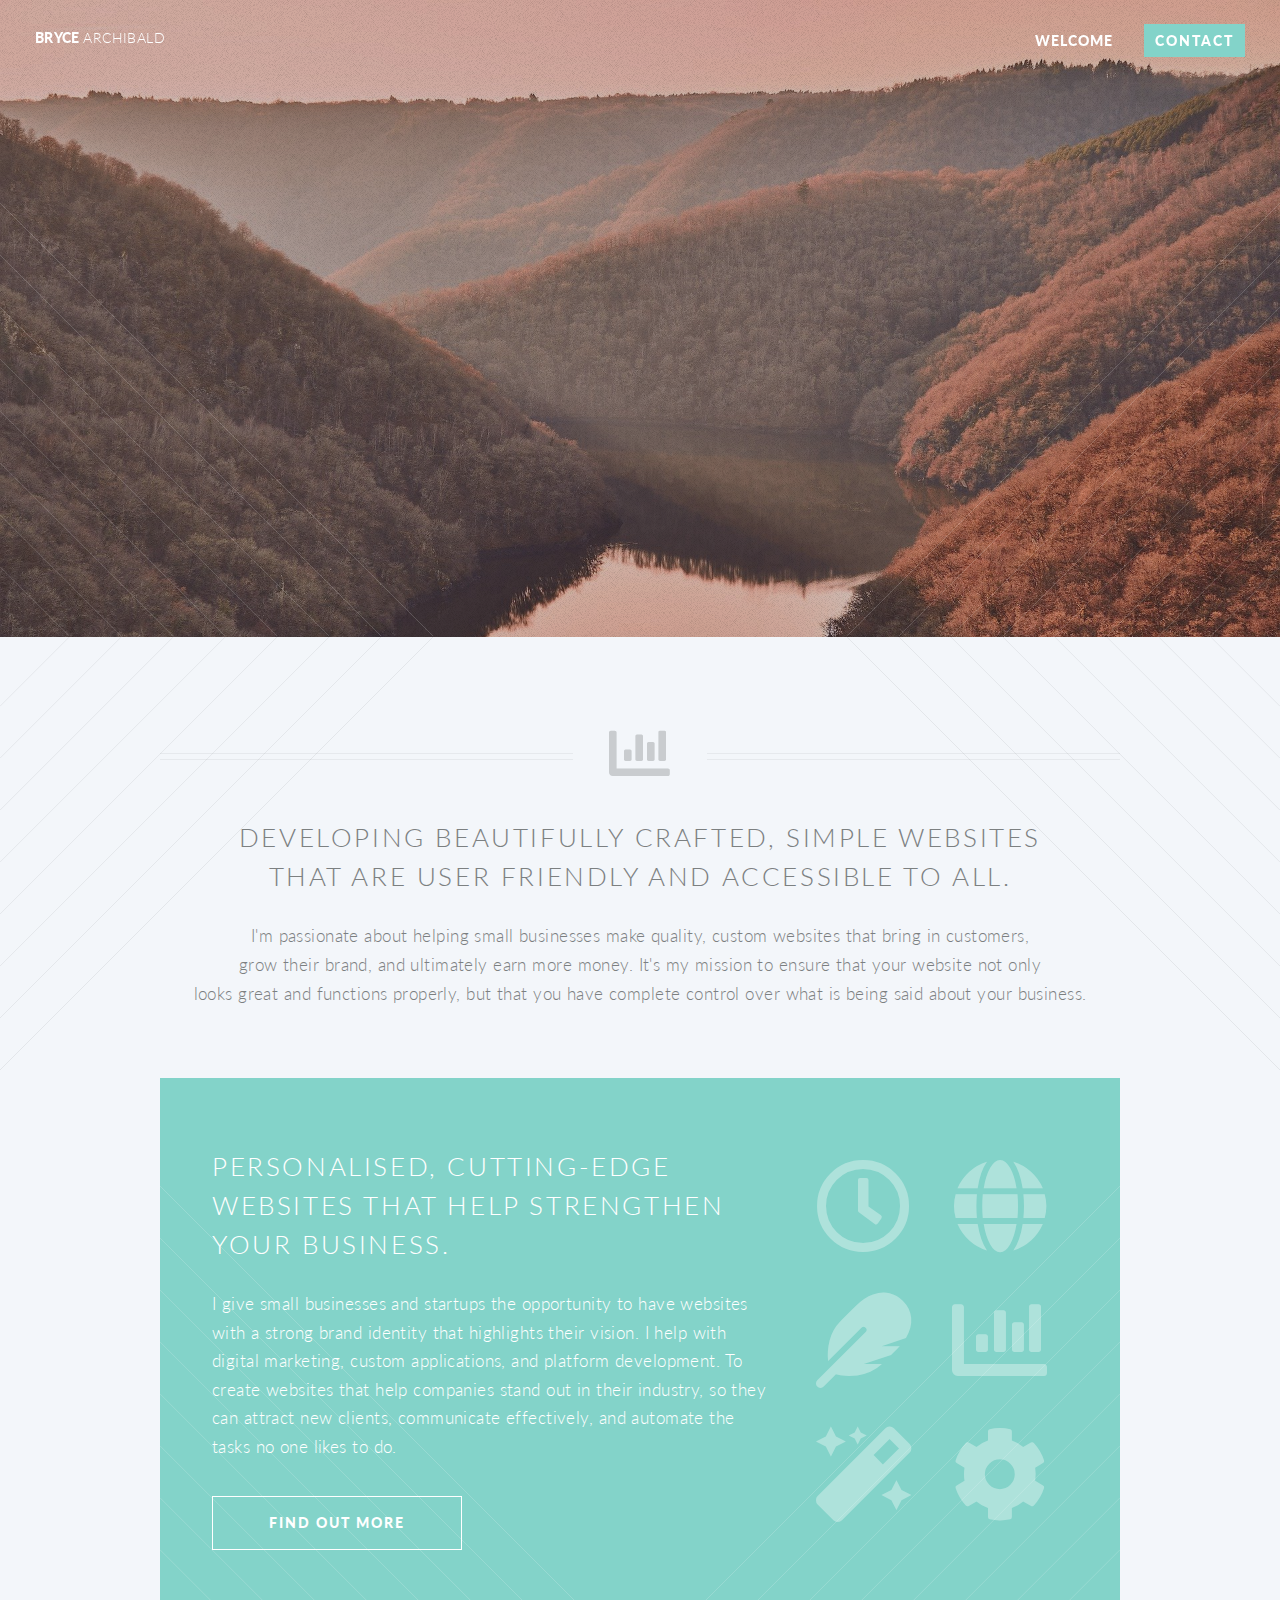
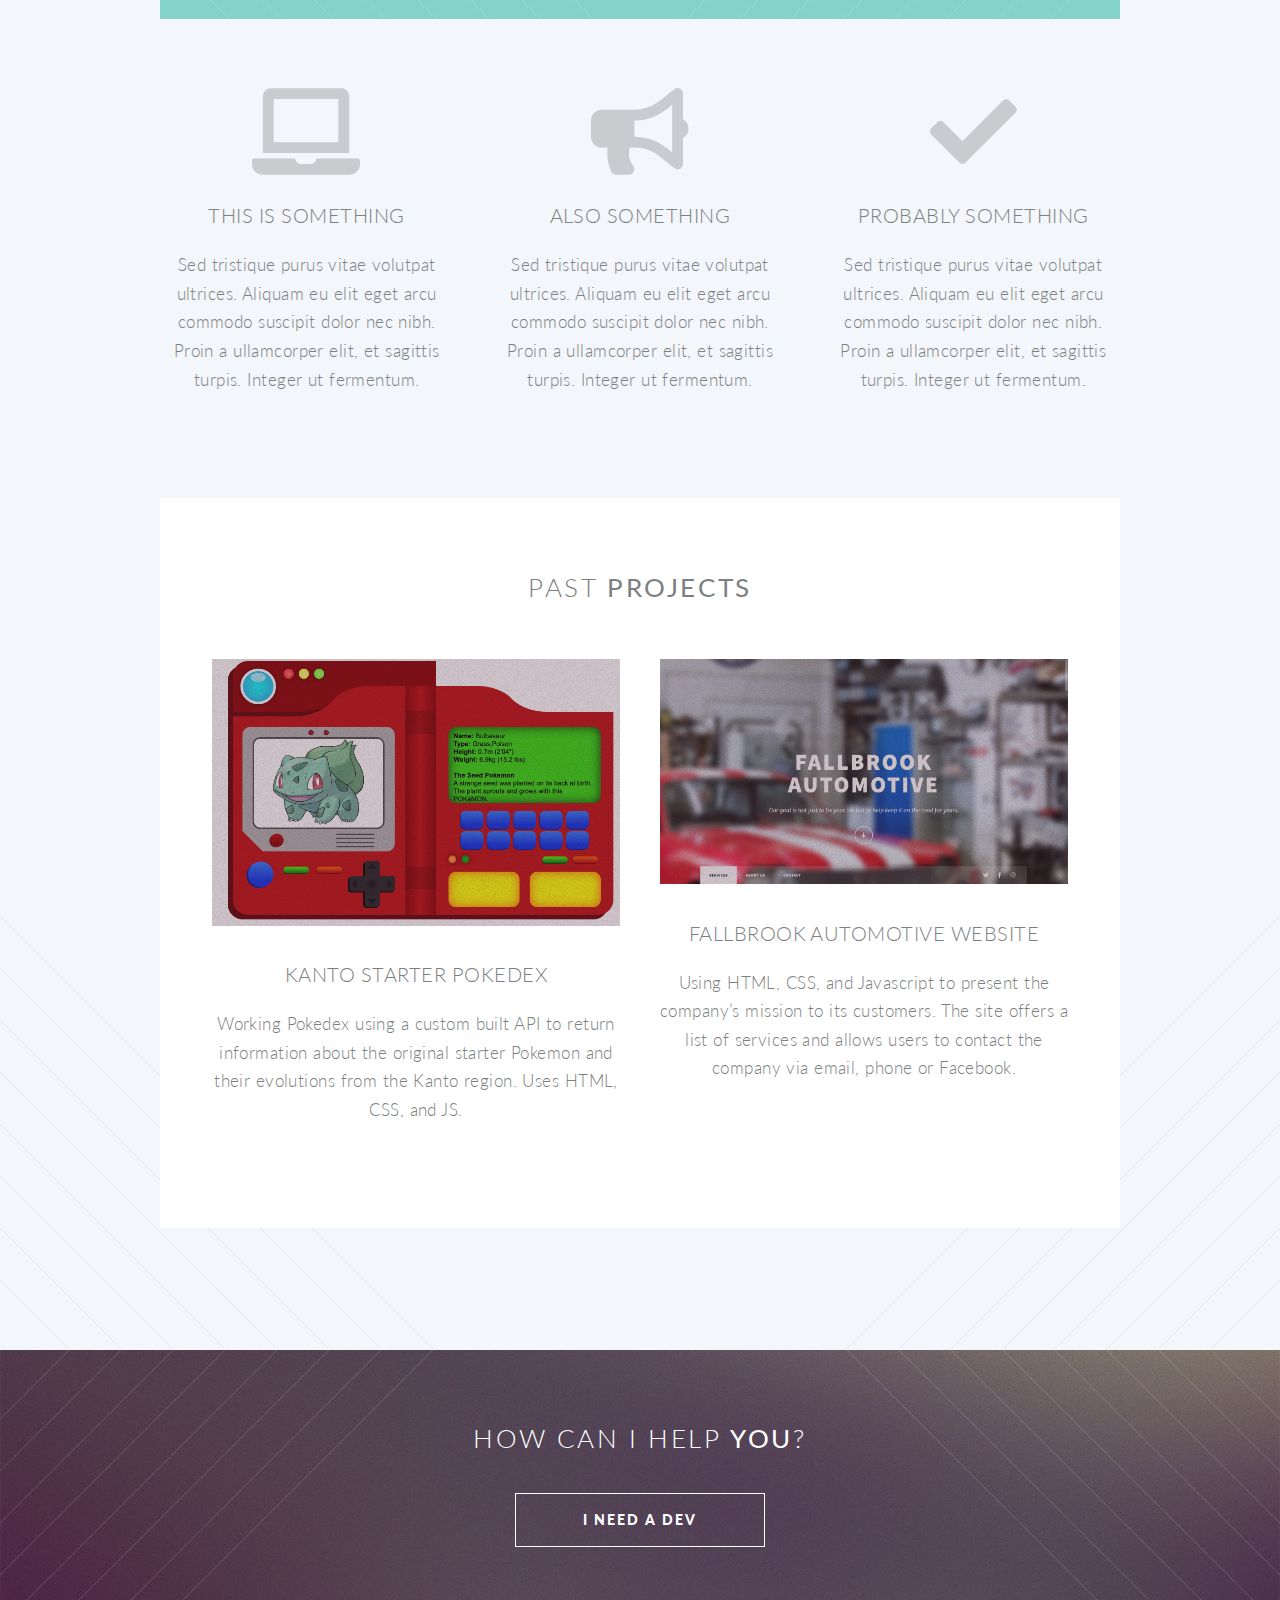
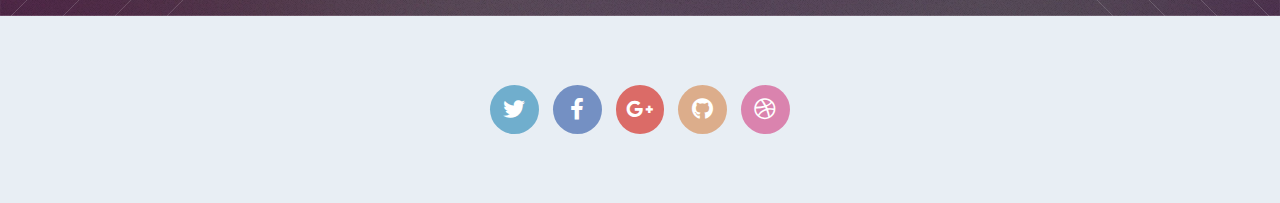
<file: index.html>
<!DOCTYPE HTML>
<!--
	Twenty by HTML5 UP
	html5up.net | @ajlkn
	Free for personal and commercial use under the CCA 3.0 license (html5up.net/license)
-->
<html>
	<head>
		<title>Bryce Archibald</title>
		<meta charset="utf-8" />
		<meta name="viewport" content="width=device-width, initial-scale=1, user-scalable=no" />
		<link rel="stylesheet" href="assets/css/main.css" />
		<noscript><link rel="stylesheet" href="assets/css/noscript.css" /></noscript>
	</head>
	<body class="index is-preload">
		<div id="page-wrapper">

			<!-- Header -->
				<header id="header" class="alt">
					<h1 id="logo"><a href="index.html">Bryce <span>Archibald</span></a></h1>
					<nav id="nav">
						<ul>
							<li class="current"><a href="index.html">Welcome</a></li>
							<!-- <li class="submenu">
								<a href="#">Menu</a>
								<ul>
									<li><a href="left-sidebar.html">Left Sidebar</a></li>
									<li><a href="right-sidebar.html">Right Sidebar</a></li>
									<li><a href="no-sidebar.html">No Sidebar</a></li>
									<li><a href="contact.html">Contact</a></li>
									<li class="submenu">
										<a href="#">Submenu</a>
										<ul>
											<li><a href="#">Dolore Sed</a></li>
											<li><a href="#">Consequat</a></li>
											<li><a href="#">Lorem Magna</a></li>
											<li><a href="#">Sed Magna</a></li>
											<li><a href="#">Ipsum Nisl</a></li>
										</ul>
									</li>
								</ul>
							</li> -->
							<li><a href="contact.html" class="button primary">Contact</a></li>
						</ul>
					</nav>
				</header>

			<!-- Banner -->
				<section id="banner">
					<!--
						".inner" is set up as an inline-block so it automatically expands
						in both directions to fit whatever's inside it. This means it won't
						automatically wrap lines, so be sure to use line breaks where
						appropriate (<br />).
					-->
					<div class="inner">

						<header>
							<h2>Bryce</br>Archibald</h2>
						</header>
						<!-- <p>Hi, I'm Bryce <strong>Archibald</strong> -->
						<br />
						Hi I'll be  your dev.
						<br />
						What can I get started for you?</p>
						<footer>
							<ul class="buttons stacked">
								<li><a href="#main" class="button fit scrolly">Tell Me More</a></li>
							</ul>
						</footer>

					</div>

				</section>

			<!-- Main -->
				<article id="main">

					<header class="special container">
						<span class="icon solid fa-chart-bar"></span>
						<h2>Developing beautifully crafted, simple websites
						<br />
						that are user friendly and accessible to all.</h2>
						<p>I'm passionate about helping small businesses make quality, custom websites that bring in customers,
						<br />
						grow their brand, and ultimately earn more money. It's my mission to ensure that your website not only 
						<br />
						looks great and functions properly, but that you have complete control over what is being said about your business.</p>
					</header>

					<!-- One -->
						<section class="wrapper style2 container special-alt">
							<div class="row gtr-50">
								<div class="col-8 col-12-narrower">

									<header>
										<h2>Personalised, cutting-edge websites that help strengthen your business.</h2>
									</header>
									<p>I give small businesses and startups the opportunity to have websites with a strong brand identity that highlights their vision. I help with digital marketing, custom applications, and platform development. To create websites that help companies stand out in their industry, so they can attract new clients, communicate effectively, and automate the tasks no one likes to do.</p>
									<footer>
										<ul class="buttons">
											<li><a href="#Projects" class="button">Find Out More</a></li>
										</ul>
									</footer>

								</div>
								<div class="col-4 col-12-narrower imp-narrower">

									<ul class="featured-icons">
										<li><span class="icon fa-clock"><span class="label">Feature 1</span></span></li>
										<li><span class="icon solid fa-globe"><span class="label">Feature 2</span></span></li>
										<li><span class="icon solid fa-feather"><span class="label">Feature 3</span></span></li>
										<li><span class="icon solid fa-chart-bar"><span class="label">Feature 4</span></span></li>
										<li><span class="icon solid fa-magic"><span class="label">Feature 5</span></span></li>
										<li><span class="icon solid fa-cog"><span class="label">Feature 6</span></span></li>
									</ul>

								</div>
							</div>
						</section>

					<!-- Two -->
						<section class="wrapper style1 container special">
							<div class="row">
								<div class="col-4 col-12-narrower">

									<section>
										<span class="icon solid featured fa-laptop"></span>
										<header>
											<h3>This is Something</h3>
										</header>
										<p>Sed tristique purus vitae volutpat ultrices. Aliquam eu elit eget arcu commodo suscipit dolor nec nibh. Proin a ullamcorper elit, et sagittis turpis. Integer ut fermentum.</p>
									</section>

								</div>
								<div class="col-4 col-12-narrower">

									<section>
										<span class="icon solid featured fa-bullhorn"></span>
										<header>
											<h3>Also Something</h3>
										</header>
										<p>Sed tristique purus vitae volutpat ultrices. Aliquam eu elit eget arcu commodo suscipit dolor nec nibh. Proin a ullamcorper elit, et sagittis turpis. Integer ut fermentum.</p>
									</section>

								</div>
								<div class="col-4 col-12-narrower">

									<section>
										<span class="icon solid featured fa-check"></span>
										<header>
											<h3>Probably Something</h3>
										</header>
										<p>Sed tristique purus vitae volutpat ultrices. Aliquam eu elit eget arcu commodo suscipit dolor nec nibh. Proin a ullamcorper elit, et sagittis turpis. Integer ut fermentum.</p>
									</section>

								</div>
							</div>
						</section>

					<!-- Three -->
						<section class="wrapper style3 container special" id="Projects">

							<header class="major" id="Projects">
								<h2>Past <strong>Projects</strong></h2>
							</header>

							<div class="row">
								<div class="col-6 col-12-narrower">

									<section>
										<a href="https://codepen.io/bryceka/full/xxYePNP" class="image featured"><img src="images/Pokedex-pic-1.png" alt="pokedex with bulbasaur" /></a>
										<header>
											<h3>Kanto Starter Pokedex</h3>
										</header>
										<p>Working Pokedex using a custom built API to return information about the original starter Pokemon and their evolutions from the Kanto region. Uses HTML, CSS, and JS.</p>
									</section>

								</div>
								<div class="col-6 col-12-narrower">

									<section>
										<a href="" class="image featured"><img src="images/Fallbrook-Automotive.png" alt="Website of Fallbrook Automotive" /></a>
										<header>
											<h3>Fallbrook Automotive Website</h3>
										</header>
										<p>Using HTML, CSS, and Javascript to present the company’s mission to its customers. The site offers a list of services and allows users to contact the company via email, phone or Facebook.</p>
									</section>

								</div>
							</div>
							<!-- <div class="row">
								<div class="col-6 col-12-narrower">

									<section>
										<a href="#" class="image featured"><img src="images/pic03.jpg" alt="" /></a>
										<header>
											<h3>Hyperspace Travel</h3>
										</header>
										<p>Sed tristique purus vitae volutpat commodo suscipit amet sed nibh. Proin a ullamcorper sed blandit. Sed tristique purus vitae volutpat commodo suscipit ullamcorper sed blandit lorem ipsum dolore.</p>
									</section>

								</div>
								<div class="col-6 col-12-narrower">

									<section>
										<a href="#" class="image featured"><img src="images/pic04.jpg" alt="" /></a>
										<header>
											<h3>And Another Train</h3>
										</header>
										<p>Sed tristique purus vitae volutpat commodo suscipit amet sed nibh. Proin a ullamcorper sed blandit. Sed tristique purus vitae volutpat commodo suscipit ullamcorper sed blandit lorem ipsum dolore.</p>
									</section>

								</div>
							</div>

							<footer class="major">
								<ul class="buttons">
									<li><a href="#" class="button">See More</a></li>
								</ul>
							</footer> -->

						</section>

				</article>

			<!-- CTA -->
				<section id="cta">

					<header>
						<h2>How can I help <strong>you</strong>?</h2>
					</header>
					<footer>
						<ul class="buttons">
							<li><a href="contact.html" class="button">I need a dev</a></li>
						</ul>
					</footer>

				</section>

			<!-- Footer -->
				<footer id="footer">

					<ul class="icons">
						<li><a href="#" class="icon brands circle fa-twitter"><span class="label">Twitter</span></a></li>
						<li><a href="#" class="icon brands circle fa-facebook-f"><span class="label">Facebook</span></a></li>
						<li><a href="#" class="icon brands circle fa-google-plus-g"><span class="label">Google+</span></a></li>
						<li><a href="#" class="icon brands circle fa-github"><span class="label">Github</span></a></li>
						<li><a href="#" class="icon brands circle fa-dribbble"><span class="label">Dribbble</span></a></li>
					</ul>

					<!-- <ul class="copyright">
						<li>&copy; Untitled</li><li>Design: <a href="http://html5up.net">HTML5 UP</a></li>
					</ul> -->

				</footer>

		</div>

		<!-- Scripts -->
			<script src="assets/js/jquery.min.js"></script>
			<script src="assets/js/jquery.dropotron.min.js"></script>
			<script src="assets/js/jquery.scrolly.min.js"></script>
			<script src="assets/js/jquery.scrollex.min.js"></script>
			<script src="assets/js/browser.min.js"></script>
			<script src="assets/js/breakpoints.min.js"></script>
			<script src="assets/js/util.js"></script>
			<script src="assets/js/main.js"></script>

	</body>
</html>

<!-- Commented out Submenu, Section 2, Half of Section 3, Designed by HTML5UP in footer -->
</file>
<file: assets/css/noscript.css>
/*
	Twenty by HTML5 UP
	html5up.net | @ajlkn
	Free for personal and commercial use under the CCA 3.0 license (html5up.net/license)
*/

/* Banner */

	#banner .inner {
		opacity: 1;
	}
</file>
<file: assets/css/main.css>
@import url("fontawesome-all.min.css");
@import url("https://fonts.googleapis.com/css?family=Lato:300,400,900");

/*
	Twenty by HTML5 UP
	html5up.net | @ajlkn
	Free for personal and commercial use under the CCA 3.0 license (html5up.net/license)
*/

html, body, div, span, applet, object,
iframe, h1, h2, h3, h4, h5, h6, p, blockquote,
pre, a, abbr, acronym, address, big, cite,
code, del, dfn, em, img, ins, kbd, q, s, samp,
small, strike, strong, sub, sup, tt, var, b,
u, i, center, dl, dt, dd, ol, ul, li, fieldset,
form, label, legend, table, caption, tbody,
tfoot, thead, tr, th, td, article, aside,
canvas, details, embed, figure, figcaption,
footer, header, hgroup, menu, nav, output, ruby,
section, summary, time, mark, audio, video {
	margin: 0;
	padding: 0;
	border: 0;
	font-size: 100%;
	font: inherit;
	vertical-align: baseline;}

article, aside, details, figcaption, figure,
footer, header, hgroup, menu, nav, section {
	display: block;}

body {
	line-height: 1;
}

ol, ul {
	list-style: none;
}

blockquote, q {
	quotes: none;
}

	blockquote:before, blockquote:after, q:before, q:after {
		content: '';
		content: none;
	}

table {
	border-collapse: collapse;
	border-spacing: 0;
}

body {
	-webkit-text-size-adjust: none;
}

mark {
	background-color: transparent;
	color: inherit;
}

input::-moz-focus-inner {
	border: 0;
	padding: 0;
}

input, select, textarea {
	-moz-appearance: none;
	-webkit-appearance: none;
	-ms-appearance: none;
	appearance: none;
}

/* Basic */

	html {
		box-sizing: border-box;
	}

	*, *:before, *:after {
		box-sizing: inherit;
	}

	body {
		background: #f3f6fa;
	}

		body.is-preload *, body.is-preload *:before, body.is-preload *:after {
			-moz-animation: none !important;
			-webkit-animation: none !important;
			-ms-animation: none !important;
			animation: none !important;
			-moz-transition: none !important;
			-webkit-transition: none !important;
			-ms-transition: none !important;
			transition: none !important;
		}

	body, input, select, textarea {
		color: #7c8081;
		font-family: 'Lato', sans-serif;
		font-size: 15pt;
		font-weight: 300;
		letter-spacing: 0.025em;
		line-height: 1.75em;
	}

	a {
		-moz-transition: color 0.2s ease-in-out, border-color 0.2s ease-in-out, background-color 0.2s ease-in-out;
		-webkit-transition: color 0.2s ease-in-out, border-color 0.2s ease-in-out, background-color 0.2s ease-in-out;
		-ms-transition: color 0.2s ease-in-out, border-color 0.2s ease-in-out, background-color 0.2s ease-in-out;
		transition: color 0.2s ease-in-out, border-color 0.2s ease-in-out, background-color 0.2s ease-in-out;
		color: #3fb1a3;
		text-decoration: none;
		border-bottom: dotted 1px;
	}

		a:hover {
			border-bottom-color: transparent;
		}

	strong, b {
		font-weight: 400;
	}

	p, ul, ol, dl, table, blockquote {
		margin: 0 0 2em 0;
	}

	h1, h2, h3, h4, h5, h6 {
		color: inherit;
		font-weight: 300;
		line-height: 1.75em;
		margin-bottom: 1em;
		text-transform: uppercase;
	}

		h1 a, h2 a, h3 a, h4 a, h5 a, h6 a {
			color: inherit;
			text-decoration: none;
			border: 0;
		}

	h2 {
		font-size: 1.5em;
		letter-spacing: 0.1em;
	}

	h3 {
		font-size: 1.15em;
		letter-spacing: 0.025em;
	}

	sub {
		font-size: 0.8em;
		position: relative;
		top: 0.5em;
	}

	sup {
		font-size: 0.8em;
		position: relative;
		top: -0.5em;
	}

	hr {
		border-top: solid 1px rgba(124, 128, 129, 0.2);
		border: 0;
		margin-bottom: 1.5em;
	}

	blockquote {
		border-left: solid 0.5em rgba(124, 128, 129, 0.2);
		font-style: italic;
		padding: 1em 0 1em 2em;
	}

/* Container */

	.container {
		margin: 0 auto;
		max-width: 100%;
		width: 1400px;
	}

		.container.medium {
			width: 1050px;
		}

		@media screen and (max-width: 1680px) {

			.container {
				width: 1200px;
			}

				.container.medium {
					width: 900px;
				}

		}

		@media screen and (max-width: 1280px) {

			.container {
				width: 960px;
			}

				.container.medium {
					width: 735px;
				}

		}

		@media screen and (max-width: 980px) {

			.container {
				width: 95%;
			}

				.container.medium {
					width: 71.25%;
				}

		}

		@media screen and (max-width: 840px) {

			.container {
				width: 95%;
			}

				.container.medium {
					width: 95%;
				}

		}

		@media screen and (max-width: 736px) {

			.container {
				width: 100%;
			}

				.container.medium {
					width: 100%;
				}

		}

/* Row */

	.row {
		display: flex;
		flex-wrap: wrap;
		box-sizing: border-box;
		align-items: stretch;
	}

		.row > * {
			box-sizing: border-box;
		}

		.row.gtr-uniform > * > :last-child {
			margin-bottom: 0;
		}

		.row.aln-left {
			justify-content: flex-start;
		}

		.row.aln-center {
			justify-content: center;
		}

		.row.aln-right {
			justify-content: flex-end;
		}

		.row.aln-top {
			align-items: flex-start;
		}

		.row.aln-middle {
			align-items: center;
		}

		.row.aln-bottom {
			align-items: flex-end;
		}

		.row > .imp {
			order: -1;
		}

		.row > .col-1 {
			width: 8.33333%;
		}

		.row > .off-1 {
			margin-left: 8.33333%;
		}

		.row > .col-2 {
			width: 16.66667%;
		}

		.row > .off-2 {
			margin-left: 16.66667%;
		}

		.row > .col-3 {
			width: 25%;
		}

		.row > .off-3 {
			margin-left: 25%;
		}

		.row > .col-4 {
			width: 33.33333%;
		}

		.row > .off-4 {
			margin-left: 33.33333%;
		}

		.row > .col-5 {
			width: 41.66667%;
		}

		.row > .off-5 {
			margin-left: 41.66667%;
		}

		.row > .col-6 {
			width: 50%;
		}

		.row > .off-6 {
			margin-left: 50%;
		}

		.row > .col-7 {
			width: 58.33333%;
		}

		.row > .off-7 {
			margin-left: 58.33333%;
		}

		.row > .col-8 {
			width: 66.66667%;
		}

		.row > .off-8 {
			margin-left: 66.66667%;
		}

		.row > .col-9 {
			width: 75%;
		}

		.row > .off-9 {
			margin-left: 75%;
		}

		.row > .col-10 {
			width: 83.33333%;
		}

		.row > .off-10 {
			margin-left: 83.33333%;
		}

		.row > .col-11 {
			width: 91.66667%;
		}

		.row > .off-11 {
			margin-left: 91.66667%;
		}

		.row > .col-12 {
			width: 100%;
		}

		.row > .off-12 {
			margin-left: 100%;
		}

		.row.gtr-0 {
			margin-top: 0px;
			margin-left: 0px;
		}

			.row.gtr-0 > * {
				padding: 0px 0 0 0px;
			}

			.row.gtr-0.gtr-uniform {
				margin-top: 0px;
			}

				.row.gtr-0.gtr-uniform > * {
					padding-top: 0px;
				}

		.row.gtr-25 {
			margin-top: -12.5px;
			margin-left: -12.5px;
		}

			.row.gtr-25 > * {
				padding: 12.5px 0 0 12.5px;
			}

			.row.gtr-25.gtr-uniform {
				margin-top: -12.5px;
			}

				.row.gtr-25.gtr-uniform > * {
					padding-top: 12.5px;
				}

		.row.gtr-50 {
			margin-top: -25px;
			margin-left: -25px;
		}

			.row.gtr-50 > * {
				padding: 25px 0 0 25px;
			}

			.row.gtr-50.gtr-uniform {
				margin-top: -25px;
			}

				.row.gtr-50.gtr-uniform > * {
					padding-top: 25px;
				}

		.row {
			margin-top: -50px;
			margin-left: -50px;
		}

			.row > * {
				padding: 50px 0 0 50px;
			}

			.row.gtr-uniform {
				margin-top: -50px;
			}

				.row.gtr-uniform > * {
					padding-top: 50px;
				}

		.row.gtr-150 {
			margin-top: -75px;
			margin-left: -75px;
		}

			.row.gtr-150 > * {
				padding: 75px 0 0 75px;
			}

			.row.gtr-150.gtr-uniform {
				margin-top: -75px;
			}

				.row.gtr-150.gtr-uniform > * {
					padding-top: 75px;
				}

		.row.gtr-200 {
			margin-top: -100px;
			margin-left: -100px;
		}

			.row.gtr-200 > * {
				padding: 100px 0 0 100px;
			}

			.row.gtr-200.gtr-uniform {
				margin-top: -100px;
			}

				.row.gtr-200.gtr-uniform > * {
					padding-top: 100px;
				}

		@media screen and (max-width: 1680px) {

			.row {
				display: flex;
				flex-wrap: wrap;
				box-sizing: border-box;
				align-items: stretch;
			}

				.row > * {
					box-sizing: border-box;
				}

				.row.gtr-uniform > * > :last-child {
					margin-bottom: 0;
				}

				.row.aln-left {
					justify-content: flex-start;
				}

				.row.aln-center {
					justify-content: center;
				}

				.row.aln-right {
					justify-content: flex-end;
				}

				.row.aln-top {
					align-items: flex-start;
				}

				.row.aln-middle {
					align-items: center;
				}

				.row.aln-bottom {
					align-items: flex-end;
				}

				.row > .imp-wide {
					order: -1;
				}

				.row > .col-1-wide {
					width: 8.33333%;
				}

				.row > .off-1-wide {
					margin-left: 8.33333%;
				}

				.row > .col-2-wide {
					width: 16.66667%;
				}

				.row > .off-2-wide {
					margin-left: 16.66667%;
				}

				.row > .col-3-wide {
					width: 25%;
				}

				.row > .off-3-wide {
					margin-left: 25%;
				}

				.row > .col-4-wide {
					width: 33.33333%;
				}

				.row > .off-4-wide {
					margin-left: 33.33333%;
				}

				.row > .col-5-wide {
					width: 41.66667%;
				}

				.row > .off-5-wide {
					margin-left: 41.66667%;
				}

				.row > .col-6-wide {
					width: 50%;
				}

				.row > .off-6-wide {
					margin-left: 50%;
				}

				.row > .col-7-wide {
					width: 58.33333%;
				}

				.row > .off-7-wide {
					margin-left: 58.33333%;
				}

				.row > .col-8-wide {
					width: 66.66667%;
				}

				.row > .off-8-wide {
					margin-left: 66.66667%;
				}

				.row > .col-9-wide {
					width: 75%;
				}

				.row > .off-9-wide {
					margin-left: 75%;
				}

				.row > .col-10-wide {
					width: 83.33333%;
				}

				.row > .off-10-wide {
					margin-left: 83.33333%;
				}

				.row > .col-11-wide {
					width: 91.66667%;
				}

				.row > .off-11-wide {
					margin-left: 91.66667%;
				}

				.row > .col-12-wide {
					width: 100%;
				}

				.row > .off-12-wide {
					margin-left: 100%;
				}

				.row.gtr-0 {
					margin-top: 0px;
					margin-left: 0px;
				}

					.row.gtr-0 > * {
						padding: 0px 0 0 0px;
					}

					.row.gtr-0.gtr-uniform {
						margin-top: 0px;
					}

						.row.gtr-0.gtr-uniform > * {
							padding-top: 0px;
						}

				.row.gtr-25 {
					margin-top: -10px;
					margin-left: -10px;
				}

					.row.gtr-25 > * {
						padding: 10px 0 0 10px;
					}

					.row.gtr-25.gtr-uniform {
						margin-top: -10px;
					}

						.row.gtr-25.gtr-uniform > * {
							padding-top: 10px;
						}

				.row.gtr-50 {
					margin-top: -20px;
					margin-left: -20px;
				}

					.row.gtr-50 > * {
						padding: 20px 0 0 20px;
					}

					.row.gtr-50.gtr-uniform {
						margin-top: -20px;
					}

						.row.gtr-50.gtr-uniform > * {
							padding-top: 20px;
						}

				.row {
					margin-top: -40px;
					margin-left: -40px;
				}

					.row > * {
						padding: 40px 0 0 40px;
					}

					.row.gtr-uniform {
						margin-top: -40px;
					}

						.row.gtr-uniform > * {
							padding-top: 40px;
						}

				.row.gtr-150 {
					margin-top: -60px;
					margin-left: -60px;
				}

					.row.gtr-150 > * {
						padding: 60px 0 0 60px;
					}

					.row.gtr-150.gtr-uniform {
						margin-top: -60px;
					}

						.row.gtr-150.gtr-uniform > * {
							padding-top: 60px;
						}

				.row.gtr-200 {
					margin-top: -80px;
					margin-left: -80px;
				}

					.row.gtr-200 > * {
						padding: 80px 0 0 80px;
					}

					.row.gtr-200.gtr-uniform {
						margin-top: -80px;
					}

						.row.gtr-200.gtr-uniform > * {
							padding-top: 80px;
						}

		}

		@media screen and (max-width: 1280px) {

			.row {
				display: flex;
				flex-wrap: wrap;
				box-sizing: border-box;
				align-items: stretch;
			}

				.row > * {
					box-sizing: border-box;
				}

				.row.gtr-uniform > * > :last-child {
					margin-bottom: 0;
				}

				.row.aln-left {
					justify-content: flex-start;
				}

				.row.aln-center {
					justify-content: center;
				}

				.row.aln-right {
					justify-content: flex-end;
				}

				.row.aln-top {
					align-items: flex-start;
				}

				.row.aln-middle {
					align-items: center;
				}

				.row.aln-bottom {
					align-items: flex-end;
				}

				.row > .imp-normal {
					order: -1;
				}

				.row > .col-1-normal {
					width: 8.33333%;
				}

				.row > .off-1-normal {
					margin-left: 8.33333%;
				}

				.row > .col-2-normal {
					width: 16.66667%;
				}

				.row > .off-2-normal {
					margin-left: 16.66667%;
				}

				.row > .col-3-normal {
					width: 25%;
				}

				.row > .off-3-normal {
					margin-left: 25%;
				}

				.row > .col-4-normal {
					width: 33.33333%;
				}

				.row > .off-4-normal {
					margin-left: 33.33333%;
				}

				.row > .col-5-normal {
					width: 41.66667%;
				}

				.row > .off-5-normal {
					margin-left: 41.66667%;
				}

				.row > .col-6-normal {
					width: 50%;
				}

				.row > .off-6-normal {
					margin-left: 50%;
				}

				.row > .col-7-normal {
					width: 58.33333%;
				}

				.row > .off-7-normal {
					margin-left: 58.33333%;
				}

				.row > .col-8-normal {
					width: 66.66667%;
				}

				.row > .off-8-normal {
					margin-left: 66.66667%;
				}

				.row > .col-9-normal {
					width: 75%;
				}

				.row > .off-9-normal {
					margin-left: 75%;
				}

				.row > .col-10-normal {
					width: 83.33333%;
				}

				.row > .off-10-normal {
					margin-left: 83.33333%;
				}

				.row > .col-11-normal {
					width: 91.66667%;
				}

				.row > .off-11-normal {
					margin-left: 91.66667%;
				}

				.row > .col-12-normal {
					width: 100%;
				}

				.row > .off-12-normal {
					margin-left: 100%;
				}

				.row.gtr-0 {
					margin-top: 0px;
					margin-left: 0px;
				}

					.row.gtr-0 > * {
						padding: 0px 0 0 0px;
					}

					.row.gtr-0.gtr-uniform {
						margin-top: 0px;
					}

						.row.gtr-0.gtr-uniform > * {
							padding-top: 0px;
						}

				.row.gtr-25 {
					margin-top: -10px;
					margin-left: -10px;
				}

					.row.gtr-25 > * {
						padding: 10px 0 0 10px;
					}

					.row.gtr-25.gtr-uniform {
						margin-top: -10px;
					}

						.row.gtr-25.gtr-uniform > * {
							padding-top: 10px;
						}

				.row.gtr-50 {
					margin-top: -20px;
					margin-left: -20px;
				}

					.row.gtr-50 > * {
						padding: 20px 0 0 20px;
					}

					.row.gtr-50.gtr-uniform {
						margin-top: -20px;
					}

						.row.gtr-50.gtr-uniform > * {
							padding-top: 20px;
						}

				.row {
					margin-top: -40px;
					margin-left: -40px;
				}

					.row > * {
						padding: 40px 0 0 40px;
					}

					.row.gtr-uniform {
						margin-top: -40px;
					}

						.row.gtr-uniform > * {
							padding-top: 40px;
						}

				.row.gtr-150 {
					margin-top: -60px;
					margin-left: -60px;
				}

					.row.gtr-150 > * {
						padding: 60px 0 0 60px;
					}

					.row.gtr-150.gtr-uniform {
						margin-top: -60px;
					}

						.row.gtr-150.gtr-uniform > * {
							padding-top: 60px;
						}

				.row.gtr-200 {
					margin-top: -80px;
					margin-left: -80px;
				}

					.row.gtr-200 > * {
						padding: 80px 0 0 80px;
					}

					.row.gtr-200.gtr-uniform {
						margin-top: -80px;
					}

						.row.gtr-200.gtr-uniform > * {
							padding-top: 80px;
						}

		}

		@media screen and (max-width: 980px) {

			.row {
				display: flex;
				flex-wrap: wrap;
				box-sizing: border-box;
				align-items: stretch;
			}

				.row > * {
					box-sizing: border-box;
				}

				.row.gtr-uniform > * > :last-child {
					margin-bottom: 0;
				}

				.row.aln-left {
					justify-content: flex-start;
				}

				.row.aln-center {
					justify-content: center;
				}

				.row.aln-right {
					justify-content: flex-end;
				}

				.row.aln-top {
					align-items: flex-start;
				}

				.row.aln-middle {
					align-items: center;
				}

				.row.aln-bottom {
					align-items: flex-end;
				}

				.row > .imp-narrow {
					order: -1;
				}

				.row > .col-1-narrow {
					width: 8.33333%;
				}

				.row > .off-1-narrow {
					margin-left: 8.33333%;
				}

				.row > .col-2-narrow {
					width: 16.66667%;
				}

				.row > .off-2-narrow {
					margin-left: 16.66667%;
				}

				.row > .col-3-narrow {
					width: 25%;
				}

				.row > .off-3-narrow {
					margin-left: 25%;
				}

				.row > .col-4-narrow {
					width: 33.33333%;
				}

				.row > .off-4-narrow {
					margin-left: 33.33333%;
				}

				.row > .col-5-narrow {
					width: 41.66667%;
				}

				.row > .off-5-narrow {
					margin-left: 41.66667%;
				}

				.row > .col-6-narrow {
					width: 50%;
				}

				.row > .off-6-narrow {
					margin-left: 50%;
				}

				.row > .col-7-narrow {
					width: 58.33333%;
				}

				.row > .off-7-narrow {
					margin-left: 58.33333%;
				}

				.row > .col-8-narrow {
					width: 66.66667%;
				}

				.row > .off-8-narrow {
					margin-left: 66.66667%;
				}

				.row > .col-9-narrow {
					width: 75%;
				}

				.row > .off-9-narrow {
					margin-left: 75%;
				}

				.row > .col-10-narrow {
					width: 83.33333%;
				}

				.row > .off-10-narrow {
					margin-left: 83.33333%;
				}

				.row > .col-11-narrow {
					width: 91.66667%;
				}

				.row > .off-11-narrow {
					margin-left: 91.66667%;
				}

				.row > .col-12-narrow {
					width: 100%;
				}

				.row > .off-12-narrow {
					margin-left: 100%;
				}

				.row.gtr-0 {
					margin-top: 0px;
					margin-left: 0px;
				}

					.row.gtr-0 > * {
						padding: 0px 0 0 0px;
					}

					.row.gtr-0.gtr-uniform {
						margin-top: 0px;
					}

						.row.gtr-0.gtr-uniform > * {
							padding-top: 0px;
						}

				.row.gtr-25 {
					margin-top: -7.5px;
					margin-left: -7.5px;
				}

					.row.gtr-25 > * {
						padding: 7.5px 0 0 7.5px;
					}

					.row.gtr-25.gtr-uniform {
						margin-top: -7.5px;
					}

						.row.gtr-25.gtr-uniform > * {
							padding-top: 7.5px;
						}

				.row.gtr-50 {
					margin-top: -15px;
					margin-left: -15px;
				}

					.row.gtr-50 > * {
						padding: 15px 0 0 15px;
					}

					.row.gtr-50.gtr-uniform {
						margin-top: -15px;
					}

						.row.gtr-50.gtr-uniform > * {
							padding-top: 15px;
						}

				.row {
					margin-top: -30px;
					margin-left: -30px;
				}

					.row > * {
						padding: 30px 0 0 30px;
					}

					.row.gtr-uniform {
						margin-top: -30px;
					}

						.row.gtr-uniform > * {
							padding-top: 30px;
						}

				.row.gtr-150 {
					margin-top: -45px;
					margin-left: -45px;
				}

					.row.gtr-150 > * {
						padding: 45px 0 0 45px;
					}

					.row.gtr-150.gtr-uniform {
						margin-top: -45px;
					}

						.row.gtr-150.gtr-uniform > * {
							padding-top: 45px;
						}

				.row.gtr-200 {
					margin-top: -60px;
					margin-left: -60px;
				}

					.row.gtr-200 > * {
						padding: 60px 0 0 60px;
					}

					.row.gtr-200.gtr-uniform {
						margin-top: -60px;
					}

						.row.gtr-200.gtr-uniform > * {
							padding-top: 60px;
						}

		}

		@media screen and (max-width: 840px) {

			.row {
				display: flex;
				flex-wrap: wrap;
				box-sizing: border-box;
				align-items: stretch;
			}

				.row > * {
					box-sizing: border-box;
				}

				.row.gtr-uniform > * > :last-child {
					margin-bottom: 0;
				}

				.row.aln-left {
					justify-content: flex-start;
				}

				.row.aln-center {
					justify-content: center;
				}

				.row.aln-right {
					justify-content: flex-end;
				}

				.row.aln-top {
					align-items: flex-start;
				}

				.row.aln-middle {
					align-items: center;
				}

				.row.aln-bottom {
					align-items: flex-end;
				}

				.row > .imp-narrower {
					order: -1;
				}

				.row > .col-1-narrower {
					width: 8.33333%;
				}

				.row > .off-1-narrower {
					margin-left: 8.33333%;
				}

				.row > .col-2-narrower {
					width: 16.66667%;
				}

				.row > .off-2-narrower {
					margin-left: 16.66667%;
				}

				.row > .col-3-narrower {
					width: 25%;
				}

				.row > .off-3-narrower {
					margin-left: 25%;
				}

				.row > .col-4-narrower {
					width: 33.33333%;
				}

				.row > .off-4-narrower {
					margin-left: 33.33333%;
				}

				.row > .col-5-narrower {
					width: 41.66667%;
				}

				.row > .off-5-narrower {
					margin-left: 41.66667%;
				}

				.row > .col-6-narrower {
					width: 50%;
				}

				.row > .off-6-narrower {
					margin-left: 50%;
				}

				.row > .col-7-narrower {
					width: 58.33333%;
				}

				.row > .off-7-narrower {
					margin-left: 58.33333%;
				}

				.row > .col-8-narrower {
					width: 66.66667%;
				}

				.row > .off-8-narrower {
					margin-left: 66.66667%;
				}

				.row > .col-9-narrower {
					width: 75%;
				}

				.row > .off-9-narrower {
					margin-left: 75%;
				}

				.row > .col-10-narrower {
					width: 83.33333%;
				}

				.row > .off-10-narrower {
					margin-left: 83.33333%;
				}

				.row > .col-11-narrower {
					width: 91.66667%;
				}

				.row > .off-11-narrower {
					margin-left: 91.66667%;
				}

				.row > .col-12-narrower {
					width: 100%;
				}

				.row > .off-12-narrower {
					margin-left: 100%;
				}

				.row.gtr-0 {
					margin-top: 0px;
					margin-left: 0px;
				}

					.row.gtr-0 > * {
						padding: 0px 0 0 0px;
					}

					.row.gtr-0.gtr-uniform {
						margin-top: 0px;
					}

						.row.gtr-0.gtr-uniform > * {
							padding-top: 0px;
						}

				.row.gtr-25 {
					margin-top: -7.5px;
					margin-left: -7.5px;
				}

					.row.gtr-25 > * {
						padding: 7.5px 0 0 7.5px;
					}

					.row.gtr-25.gtr-uniform {
						margin-top: -7.5px;
					}

						.row.gtr-25.gtr-uniform > * {
							padding-top: 7.5px;
						}

				.row.gtr-50 {
					margin-top: -15px;
					margin-left: -15px;
				}

					.row.gtr-50 > * {
						padding: 15px 0 0 15px;
					}

					.row.gtr-50.gtr-uniform {
						margin-top: -15px;
					}

						.row.gtr-50.gtr-uniform > * {
							padding-top: 15px;
						}

				.row {
					margin-top: -30px;
					margin-left: -30px;
				}

					.row > * {
						padding: 30px 0 0 30px;
					}

					.row.gtr-uniform {
						margin-top: -30px;
					}

						.row.gtr-uniform > * {
							padding-top: 30px;
						}

				.row.gtr-150 {
					margin-top: -45px;
					margin-left: -45px;
				}

					.row.gtr-150 > * {
						padding: 45px 0 0 45px;
					}

					.row.gtr-150.gtr-uniform {
						margin-top: -45px;
					}

						.row.gtr-150.gtr-uniform > * {
							padding-top: 45px;
						}

				.row.gtr-200 {
					margin-top: -60px;
					margin-left: -60px;
				}

					.row.gtr-200 > * {
						padding: 60px 0 0 60px;
					}

					.row.gtr-200.gtr-uniform {
						margin-top: -60px;
					}

						.row.gtr-200.gtr-uniform > * {
							padding-top: 60px;
						}

		}

		@media screen and (max-width: 736px) {

			.row {
				display: flex;
				flex-wrap: wrap;
				box-sizing: border-box;
				align-items: stretch;
			}

				.row > * {
					box-sizing: border-box;
				}

				.row.gtr-uniform > * > :last-child {
					margin-bottom: 0;
				}

				.row.aln-left {
					justify-content: flex-start;
				}

				.row.aln-center {
					justify-content: center;
				}

				.row.aln-right {
					justify-content: flex-end;
				}

				.row.aln-top {
					align-items: flex-start;
				}

				.row.aln-middle {
					align-items: center;
				}

				.row.aln-bottom {
					align-items: flex-end;
				}

				.row > .imp-mobile {
					order: -1;
				}

				.row > .col-1-mobile {
					width: 8.33333%;
				}

				.row > .off-1-mobile {
					margin-left: 8.33333%;
				}

				.row > .col-2-mobile {
					width: 16.66667%;
				}

				.row > .off-2-mobile {
					margin-left: 16.66667%;
				}

				.row > .col-3-mobile {
					width: 25%;
				}

				.row > .off-3-mobile {
					margin-left: 25%;
				}

				.row > .col-4-mobile {
					width: 33.33333%;
				}

				.row > .off-4-mobile {
					margin-left: 33.33333%;
				}

				.row > .col-5-mobile {
					width: 41.66667%;
				}

				.row > .off-5-mobile {
					margin-left: 41.66667%;
				}

				.row > .col-6-mobile {
					width: 50%;
				}

				.row > .off-6-mobile {
					margin-left: 50%;
				}

				.row > .col-7-mobile {
					width: 58.33333%;
				}

				.row > .off-7-mobile {
					margin-left: 58.33333%;
				}

				.row > .col-8-mobile {
					width: 66.66667%;
				}

				.row > .off-8-mobile {
					margin-left: 66.66667%;
				}

				.row > .col-9-mobile {
					width: 75%;
				}

				.row > .off-9-mobile {
					margin-left: 75%;
				}

				.row > .col-10-mobile {
					width: 83.33333%;
				}

				.row > .off-10-mobile {
					margin-left: 83.33333%;
				}

				.row > .col-11-mobile {
					width: 91.66667%;
				}

				.row > .off-11-mobile {
					margin-left: 91.66667%;
				}

				.row > .col-12-mobile {
					width: 100%;
				}

				.row > .off-12-mobile {
					margin-left: 100%;
				}

				.row.gtr-0 {
					margin-top: 0px;
					margin-left: 0px;
				}

					.row.gtr-0 > * {
						padding: 0px 0 0 0px;
					}

					.row.gtr-0.gtr-uniform {
						margin-top: 0px;
					}

						.row.gtr-0.gtr-uniform > * {
							padding-top: 0px;
						}

				.row.gtr-25 {
					margin-top: -7.5px;
					margin-left: -7.5px;
				}

					.row.gtr-25 > * {
						padding: 7.5px 0 0 7.5px;
					}

					.row.gtr-25.gtr-uniform {
						margin-top: -7.5px;
					}

						.row.gtr-25.gtr-uniform > * {
							padding-top: 7.5px;
						}

				.row.gtr-50 {
					margin-top: -15px;
					margin-left: -15px;
				}

					.row.gtr-50 > * {
						padding: 15px 0 0 15px;
					}

					.row.gtr-50.gtr-uniform {
						margin-top: -15px;
					}

						.row.gtr-50.gtr-uniform > * {
							padding-top: 15px;
						}

				.row {
					margin-top: -30px;
					margin-left: -30px;
				}

					.row > * {
						padding: 30px 0 0 30px;
					}

					.row.gtr-uniform {
						margin-top: -30px;
					}

						.row.gtr-uniform > * {
							padding-top: 30px;
						}

				.row.gtr-150 {
					margin-top: -45px;
					margin-left: -45px;
				}

					.row.gtr-150 > * {
						padding: 45px 0 0 45px;
					}

					.row.gtr-150.gtr-uniform {
						margin-top: -45px;
					}

						.row.gtr-150.gtr-uniform > * {
							padding-top: 45px;
						}

				.row.gtr-200 {
					margin-top: -60px;
					margin-left: -60px;
				}

					.row.gtr-200 > * {
						padding: 60px 0 0 60px;
					}

					.row.gtr-200.gtr-uniform {
						margin-top: -60px;
					}

						.row.gtr-200.gtr-uniform > * {
							padding-top: 60px;
						}

		}

/* Section/Article */

	section.special, article.special {
		text-align: center;
	}

	header.major {
		padding-bottom: 2em;
	}

	header.special {
		margin-bottom: 5em;
		padding-top: 7em;
		position: relative;
		text-align: center;
	}

		header.special:before, header.special:after {
			border-bottom: solid 1.5px;
			border-top: solid 1.5px;
			content: '';
			height: 7px;
			opacity: 0.1;
			position: absolute;
			top: 1.75em;
			width: 43%;
		}

		header.special:before {
			left: 0;
		}

		header.special:after {
			right: 0;
		}

		header.special h2 {
			margin-bottom: 0;
		}

		header.special h2 + p {
			margin-bottom: 0;
			padding-top: 1.5em;
		}

		header.special .icon {
			cursor: default;
			height: 7em;
			left: 0;
			position: absolute;
			text-align: center;
			top: 1em;
			width: 100%;
		}

			header.special .icon:before {
				font-size: 3.5em;
				opacity: 0.35;
			}

	footer > :last-child {
		margin-bottom: 0;
	}

	footer.major {
		padding-top: 3em;
	}

/* Form */

	input[type="text"],
	input[type="password"],
	input[type="email"],
	textarea {
		-moz-transition: background-color 0.2s ease-in-out, border-color 0.2s ease-in-out;
		-webkit-transition: background-color 0.2s ease-in-out, border-color 0.2s ease-in-out;
		-ms-transition: background-color 0.2s ease-in-out, border-color 0.2s ease-in-out;
		transition: background-color 0.2s ease-in-out, border-color 0.2s ease-in-out;
		-moz-appearance: none;
		-webkit-appearance: none;
		-ms-appearance: none;
		appearance: none;
		background: none;
		border: solid 1px rgba(124, 128, 129, 0.2);
		border-radius: 0;
		color: inherit;
		display: block;
		padding: 0.75em;
		text-decoration: none;
		width: 100%;
		outline: 0;
	}

		input[type="text"]:focus,
		input[type="password"]:focus,
		input[type="email"]:focus,
		textarea:focus {
			border-color: #83d3c9;
		}

	input[type="text"],
	input[type="password"],
	input[type="email"] {
		line-height: 1em;
	}

	::-webkit-input-placeholder {
		color: inherit;
		opacity: 0.5;
		position: relative;
		top: 3px;
	}

	:-moz-placeholder {
		color: inherit;
		opacity: 0.5;
	}

	::-moz-placeholder {
		color: inherit;
		opacity: 0.5;
	}

	:-ms-input-placeholder {
		color: inherit;
		opacity: 0.5;
	}

/* Image */

	.image {
		border: 0;
		position: relative;
	}

		.image:before {
			background: url("images/overlay.png");
			content: '';
			height: 100%;
			left: 0;
			position: absolute;
			top: 0;
			width: 100%;
		}

		.image.fit {
			display: block;
		}

			.image.fit img {
				display: block;
				width: 100%;
			}

		.image.featured {
			display: block;
			margin: 0 0 2em 0;
		}

			.image.featured img {
				display: block;
				width: 100%;
			}

/* Icon */

	.icon {
		text-decoration: none;
		position: relative;
	}

		.icon:before {
			-moz-osx-font-smoothing: grayscale;
			-webkit-font-smoothing: antialiased;
			display: inline-block;
			font-style: normal;
			font-variant: normal;
			text-rendering: auto;
			line-height: 1;
			text-transform: none !important;
			font-family: 'Font Awesome 5 Free';
			font-weight: 400;
		}

		.icon.solid:before {
			font-weight: 900;
		}

		.icon:before {
			line-height: inherit;
		}

		.icon.brands:before {
			font-family: 'Font Awesome 5 Brands';
		}

		.icon.circle {
			-moz-transition: all 0.2s ease-in-out;
			-webkit-transition: all 0.2s ease-in-out;
			-ms-transition: all 0.2s ease-in-out;
			transition: all 0.2s ease-in-out;
			border: 0;
			border-radius: 100%;
			display: inline-block;
			font-size: 1.25em;
			height: 2.25em;
			left: 0;
			line-height: 2.25em;
			text-align: center;
			text-decoration: none;
			top: 0;
			width: 2.25em;
		}

			.icon.circle:hover {
				top: -0.2em;
			}

			.icon.circle.fa-twitter {
				background: #70aecd;
				color: #fff;
			}

				.icon.circle.fa-twitter:hover {
					background: #7fb7d2;
				}

			.icon.circle.fa-facebook-f {
				background: #7490c3;
				color: #fff;
			}

				.icon.circle.fa-facebook-f:hover {
					background: #829bc9;
				}

			.icon.circle.fa-google-plus-g {
				background: #db6b67;
				color: #fff;
			}

				.icon.circle.fa-google-plus-g:hover {
					background: #df7b77;
				}

			.icon.circle.fa-github {
				background: #dcad8b;
				color: #fff;
			}

				.icon.circle.fa-github:hover {
					background: #e1b89b;
				}

			.icon.circle.fa-dribbble {
				background: #da83ae;
				color: #fff;
			}

				.icon.circle.fa-dribbble:hover {
					background: #df93b8;
				}

		.icon.featured {
			cursor: default;
			display: block;
			margin: 0 0 1.5em 0;
			opacity: 0.35;
			text-align: center;
		}

			.icon.featured:before {
				font-size: 5em;
				line-height: 1em;
			}

		.icon > .label {
			display: none;
		}

/* List */

	ol {
		list-style: decimal;
		padding-left: 1.25em;
	}

		ol li {
			padding-left: 0.25em;
		}

	ul {
		list-style: disc;
		padding-left: 1em;
	}

		ul li {
			padding-left: 0.5em;
		}

/* Icons */

	ul.icons {
		list-style: none;
		padding-left: 0;
		cursor: default;
	}

		ul.icons li {
			display: inline-block;
			line-height: 1em;
			padding-left: 0.5em;
		}

			ul.icons li:first-child {
				padding-left: 0;
			}

/* Featured Icons */

	ul.featured-icons {
		cursor: default;
		margin: -0.75em 0 0 0;
		opacity: 0.35;
		overflow: hidden;
		position: relative;
		list-style: none;
		padding-left: 0;
	}

		ul.featured-icons li {
			display: block;
			float: left;
			text-align: center;
			width: 50%;
			padding-left: 0;
			margin-bottom: 1em;
		}

			ul.featured-icons li .icon {
				display: inline-block;
				font-size: 5.5em;
				height: 1em;
				line-height: 1.5em;
				width: 1em;
			}

/* Buttons */

	ul.buttons {
		cursor: default;
		list-style: none;
		padding-left: 0;
	}

		ul.buttons:last-child {
			margin-bottom: 0;
		}

		ul.buttons li {
			display: inline-block;
			padding: 0 0 0 1.5em;
		}

			ul.buttons li:first-child {
				padding: 0;
			}

		ul.buttons.stacked li {
			display: block;
			padding: 1.5em 0 0 0;
		}

			ul.buttons.stacked li:first-child {
				padding: 0;
			}

/* Table */

	table {
		width: 100%;
	}

		table.default {
			width: 100%;
		}

			table.default tbody tr {
				border-bottom: solid 1px rgba(124, 128, 129, 0.2);
			}

			table.default td {
				padding: 0.5em 1em 0.5em 1em;
			}

			table.default th {
				font-weight: 400;
				padding: 0.5em 1em 0.5em 1em;
				text-align: left;
			}

			table.default thead {
				background: #7c8081;
				color: #fff;
			}

/* Button */

	input[type="button"],
	input[type="submit"],
	input[type="reset"],
	button,
	.button {
		-moz-appearance: none;
		-webkit-appearance: none;
		-ms-appearance: none;
		appearance: none;
		-moz-transition: color 0.2s ease-in-out, border-color 0.2s ease-in-out, background-color 0.2s ease-in-out;
		-webkit-transition: color 0.2s ease-in-out, border-color 0.2s ease-in-out, background-color 0.2s ease-in-out;
		-ms-transition: color 0.2s ease-in-out, border-color 0.2s ease-in-out, background-color 0.2s ease-in-out;
		transition: color 0.2s ease-in-out, border-color 0.2s ease-in-out, background-color 0.2s ease-in-out;
		background: none;
		border: solid 1px;
		border-radius: 0;
		color: inherit;
		cursor: pointer;
		display: inline-block;
		font-size: 0.8em;
		font-weight: 900;
		letter-spacing: 2px;
		min-width: 18em;
		padding: 0 0.75em;
		line-height: 3.75em;
		text-align: center;
		text-decoration: none;
		text-transform: uppercase;
	}

		input[type="button"]:hover,
		input[type="submit"]:hover,
		input[type="reset"]:hover,
		button:hover,
		.button:hover {
			background: rgba(188, 202, 206, 0.15);
			border-color: inherit;
		}

		input[type="button"].primary,
		input[type="submit"].primary,
		input[type="reset"].primary,
		button.primary,
		.button.primary {
			background: #83d3c9;
			border-color: #83d3c9;
			color: #fff !important;
		}

			input[type="button"].primary:hover,
			input[type="submit"].primary:hover,
			input[type="reset"].primary:hover,
			button.primary:hover,
			.button.primary:hover {
				background: #96dad1 !important;
				border-color: #96dad1 !important;
			}

		input[type="button"].fit,
		input[type="submit"].fit,
		input[type="reset"].fit,
		button.fit,
		.button.fit {
			width: 100%;
		}

		input[type="button"].small,
		input[type="submit"].small,
		input[type="reset"].small,
		button.small,
		.button.small {
			font-size: 0.7em;
			min-width: 14em;
			padding: 0.5em 0;
		}

/* Wrapper */

	.wrapper {
		margin-bottom: 5em;
		padding: 5em;
	}

		.wrapper.style1 {
			padding: 0;
		}

		.wrapper.style2 {
			background-color: #83d3c9;
			background-image: url("images/light-bl.svg"), url("images/light-br.svg");
			background-position: bottom left, bottom right;
			background-repeat: no-repeat, no-repeat;
			background-size: 25em, 25em;
			color: #fff;
		}

			.wrapper.style2 input[type="button"]:hover,
			.wrapper.style2 input[type="submit"]:hover,
			.wrapper.style2 input[type="reset"]:hover,
			.wrapper.style2 button:hover,
			.wrapper.style2 .button:hover {
				background: rgba(255, 255, 255, 0.15) !important;
			}

			.wrapper.style2 input[type="button"].primary,
			.wrapper.style2 input[type="submit"].primary,
			.wrapper.style2 input[type="reset"].primary,
			.wrapper.style2 button.primary,
			.wrapper.style2 .button.primary {
				background: #fff;
				border-color: #fff;
				color: #83d3c9 !important;
			}

				.wrapper.style2 input[type="button"].primary:hover,
				.wrapper.style2 input[type="submit"].primary:hover,
				.wrapper.style2 input[type="reset"].primary:hover,
				.wrapper.style2 button.primary:hover,
				.wrapper.style2 .button.primary:hover {
					border-color: inherit !important;
					color: #fff !important;
				}

		.wrapper.style3 {
			background: #fff;
			color: inherit;
		}

		.wrapper.style4 {
			background: #fff;
			color: inherit;
			padding: 4em;
		}

/* Header */

	@-moz-keyframes reveal-header {
		0% {
			top: -5em;
		}

		100% {
			top: 0;
		}
	}

	@-webkit-keyframes reveal-header {
		0% {
			top: -5em;
		}

		100% {
			top: 0;
		}
	}

	@-ms-keyframes reveal-header {
		0% {
			top: -5em;
		}

		100% {
			top: 0;
		}
	}

	@keyframes reveal-header {
		0% {
			top: -5em;
		}

		100% {
			top: 0;
		}
	}

	#header {
		background: #fff;
		box-shadow: 0 1px 2px 0 rgba(0, 0, 0, 0.075);
		color: inherit;
		cursor: default;
		font-size: 0.8em;
		left: 0;
		padding: 1em 1.5em;
		position: fixed;
		top: 0;
		width: 100%;
		z-index: 10000;
	}

		#header h1 {
			font-weight: 900;
			margin: 0;
		}

			#header h1 span {
				font-weight: 300;
			}

		#header nav {
			letter-spacing: 0.075em;
			position: absolute;
			right: 1.5em;
			text-transform: uppercase;
			top: 0.75em;
		}

			#header nav ul {
				list-style: none;
				padding-left: 0;
			}

				#header nav ul li {
					display: inline-block;
					margin-left: 1.5em;
					padding-left: 0;
				}

					#header nav ul li > ul {
						display: none;
					}

					#header nav ul li a {
						border: solid 1px transparent;
						color: inherit;
						display: inline-block;
						line-height: 1em;
						padding: 0.6em 0.75em;
						text-decoration: none;
					}

					#header nav ul li input[type="button"],
					#header nav ul li input[type="submit"],
					#header nav ul li input[type="reset"],
					#header nav ul li button,
					#header nav ul li .button {
						font-size: 1em;
						min-width: 0;
						width: auto;
					}

					#header nav ul li.submenu > a {
						text-decoration: none;
					}

						#header nav ul li.submenu > a:before {
							-moz-osx-font-smoothing: grayscale;
							-webkit-font-smoothing: antialiased;
							display: inline-block;
							font-style: normal;
							font-variant: normal;
							text-rendering: auto;
							line-height: 1;
							text-transform: none !important;
							font-family: 'Font Awesome 5 Free';
							font-weight: 900;
						}

						#header nav ul li.submenu > a:before {
							content: '\f107';
							margin-right: 0.65em;
						}

					#header nav ul li.active > a, #header nav ul li:hover > a {
						-moz-transition: all 0.2s ease-in-out;
						-webkit-transition: all 0.2s ease-in-out;
						-ms-transition: all 0.2s ease-in-out;
						transition: all 0.2s ease-in-out;
						background: rgba(188, 202, 206, 0.15);
					}

					#header nav ul li.current > a {
						font-weight: 900;
					}

		#header.reveal {
			-moz-animation: reveal-header 0.5s;
			-webkit-animation: reveal-header 0.5s;
			-ms-animation: reveal-header 0.5s;
			animation: reveal-header 0.5s;
		}

		#header.alt {
			-moz-animation: none;
			-webkit-animation: none;
			-ms-animation: none;
			animation: none;
			background: transparent;
			box-shadow: none;
			color: #fff;
			padding: 2em 2.5em;
			position: absolute;
		}

			#header.alt nav {
				right: 2.5em;
				top: 1.75em;
			}

				#header.alt nav ul li.active > a, #header.alt nav ul li:hover > a {
					border: solid 1px;
				}

/* Dropotron */

	.dropotron {
		list-style: none;
		padding-left: 0;
		background: #fff;
		box-shadow: 0 1px 2px 0 rgba(0, 0, 0, 0.075);
		line-height: 2.25em;
		min-width: 13em;
		padding: 1em 0;
		text-transform: uppercase;
		margin-top: calc(-1em + 1px);
	}

		.dropotron.level-0 {
			font-size: 0.7em;
			font-weight: 400;
			margin-top: 1.5em;
		}

			.dropotron.level-0:before {
				border-bottom: solid 0.5em #fff;
				border-left: solid 0.5em transparent;
				border-right: solid 0.5em transparent;
				content: '';
				left: 0.75em;
				position: absolute;
				top: -0.45em;
			}

		.dropotron > li {
			border-top: solid 1px rgba(124, 128, 129, 0.2);
			padding-left: 0;
		}

			.dropotron > li > a {
				-moz-transition: none;
				-webkit-transition: none;
				-ms-transition: none;
				transition: none;
				color: inherit;
				text-decoration: none;
				padding: 0 1em;
				border: 0;
			}

			.dropotron > li:hover > a {
				background: #83d3c9;
				color: #fff;
			}

			.dropotron > li:first-child {
				border-top: 0;
			}

/* Banner */

	@-moz-keyframes reveal-banner {
		0% {
			opacity: 0;
		}

		100% {
			opacity: 1;
		}
	}

	@-webkit-keyframes reveal-banner {
		0% {
			opacity: 0;
		}

		100% {
			opacity: 1;
		}
	}

	@-ms-keyframes reveal-banner {
		0% {
			opacity: 0;
		}

		100% {
			opacity: 1;
		}
	}

	@keyframes reveal-banner {
		0% {
			opacity: 0;
		}

		100% {
			opacity: 1;
		}
	}

	#banner {
		background-attachment: scroll, scroll, scroll, fixed;
		background-color: #645862;
		background-image: url("images/light-bl.svg"), url("images/light-br.svg"), url("images/overlay.png"), url("../../images/banner-mountain-1.jpg");
		background-position: bottom left, bottom right, top left, top center;
		background-repeat: no-repeat, no-repeat, repeat, no-repeat;
		background-size: 25em, 25em, auto, cover;
		color: #fff;
		cursor: default;
		padding: 6em 0;
		text-align: center;

		/* filter: blur(3px); */
	}

	div > #banner {
		backdrop-filter: blur(3px);
	}
	
		#banner .inner {
			-moz-animation: reveal-banner 1s 0.25s ease-in-out;
			-webkit-animation: reveal-banner 1s 0.25s ease-in-out;
			-ms-animation: reveal-banner 1s 0.25s ease-in-out;
			animation: reveal-banner 1s 0.25s ease-in-out;
			-moz-animation-fill-mode: forwards;
			-webkit-animation-fill-mode: forwards;
			-ms-animation-fill-mode: forwards;
			animation-fill-mode: forwards;
			background: rgba(52, 27, 43, 0.5);
			color: #fff;
			display: inline-block;
			opacity: 0;
			padding: 3em;
			text-align: center;
		}

			#banner .inner header {
				display: inline-block;
				border-bottom: solid 2px;
				border-top: solid 2px;
				margin: 0 0 2em 0;
				padding: 3px 0 3px 0;
			}

				#banner .inner header h2 {
					border-bottom: solid 2px;
					border-top: solid 2px;
					font-size: 2.5em;
					font-weight: 900;
					letter-spacing: 0.2em;
					margin: 0;
					padding-left: 0.05em;
					position: relative;
					text-transform: uppercase;
				}

			#banner .inner p {
				letter-spacing: 0.1em;
				margin: 0;
				text-transform: uppercase;
			}

				#banner .inner p a {
					color: inherit;
					font-weight: 400;
					text-decoration: none;
				}

			#banner .inner footer {
				margin: 2em 0 0 0;
			}

/* Main */

	#main {
		background-image: url("images/dark-tl.svg"), url("images/dark-tr.svg"), url("images/dark-bl.svg"), url("images/dark-br.svg");
		background-position: top left, top right, bottom left, bottom right;
		background-repeat: no-repeat;
		background-size: 25em;
		padding: 7em 0;
	}

		#main > :last-child {
			margin-bottom: 0;
		}

		#main .sidebar section {
			border-top: solid 1px rgba(124, 128, 129, 0.2);
			margin: 3em 0 0 0;
			padding: 3em 0 0 0;
		}

			#main .sidebar section:first-child {
				border-top: 0;
				padding-top: 0;
				margin-top: 0;
			}

	body.index #main {
		padding-top: 5em;
	}

/* CTA */

	#cta {
		background-attachment: scroll, scroll, scroll, fixed;
		background-color: #645862;
		background-image: url("images/light-tl.svg"), url("images/light-tr.svg"), url("images/overlay.png"), url("../../images/banner.jpg");
		background-position: top left, top right, top left, bottom center;
		background-repeat: no-repeat, no-repeat, repeat, no-repeat;
		background-size: 25em, 25em, auto, cover;
		color: #fff;
		padding: 5em;
		text-align: center;
	}

		#cta header {
			margin-bottom: 2em;
		}

/* Footer */

	#footer {
		background: #E8EEF4;
		color: #7c8081;
		padding: 5em 5em 10em 5em;
		text-align: center;
	}

		#footer .copyright {
			font-size: 0.8em;
			line-height: 1em;
		}

			#footer .copyright a {
				color: inherit;
			}

			#footer .copyright li {
				display: inline-block;
				margin-left: 1em;
				padding-left: 1em;
				border-left: dotted 1px;
			}

				#footer .copyright li:first-child {
					margin: 0;
					padding: 0;
					border: 0;
				}

/* Wide */

	@media screen and (max-width: 1680px) {

		/* Basic */

			body, input, select, textarea {
				font-size: 14pt;
			}

		/* Section/Article */

			header.special {
				padding-top: 5.5em;
				margin-bottom: 4em;
			}

	}

/* Normal */

	@media screen and (max-width: 1280px) {

		/* Basic */

			body, input, select, textarea {
				font-size: 13pt;
				letter-spacing: 0.025em;
				line-height: 1.65em;
			}

			h1, h2, h3, h4, h5, h6 {
				line-height: 1.5em;
			}

		/* Section/Article */

			header.major {
				padding-bottom: 1.5em;
			}

			footer.major {
				padding-top: 2em;
			}

		/* Wrapper */

			.wrapper {
				margin-bottom: 4em;
				padding: 4em 3em;
			}

				.wrapper.style4 {
					padding: 3em;
				}

		/* Header */

			#header nav ul li {
				margin-left: 1em;
			}

		/* Banner */

			#banner {
				background-attachment: scroll;
			}

		/* CTA */

			#cta {
				padding: 4em;
				background-attachment: scroll;
			}

		/* Footer */

			#footer {
				padding: 4em;
			}

	}

/* Narrow */

	@media screen and (max-width: 980px) {

		/* Basic */

			body, input, select, textarea {
				font-size: 13pt;
				letter-spacing: 0.025em;
				line-height: 1.5em;
			}

		/* Section/Article */

			header br {
				display: none;
			}

			header.major {
				padding-bottom: 1em;
			}

			header.special {
				padding-left: 2.5em;
				padding-right: 2.5em;
			}

			footer.major {
				padding-top: 1.5em;
			}

		/* Wrapper */

			.wrapper {
				margin-bottom: 3em;
				padding: 3em 2.5em;
			}

				.wrapper.special br {
					display: none;
				}

				.wrapper.style1 {
					padding: 0 2.5em;
				}

				.wrapper.style2 {
					background-size: 15em;
				}

				.wrapper.style4 {
					padding: 2.5em;
				}

		/* Banner */

			#banner {
				background-size: 15em, 15em, auto, cover;
			}

		/* Main */

			#main {
				background-size: 15em;
			}

		/* CTA */

			#cta {
				background-size: 15em, 15em, auto, cover;
				padding: 3em;
			}

	}

/* Narrower */

	#navPanel, #navButton {
		display: none;
	}

	@media screen and (max-width: 840px) {

		/* Basic */

			html, body {
				overflow-x: hidden;
			}

			header.major {
				padding-bottom: 0.25em;
			}

			header.special {
				margin-bottom: 4em;
				padding-top: 5em;
			}

				header.special:before, header.special:after {
					width: 40%;
				}

				header.special h2 + p {
					padding-top: 1.25em;
				}

		/* Section/Article */

			section {
				margin: 1em 0 1em 0;
			}

				section:first-child {
					margin-top: 0;
				}

		/* Button */

			input[type="button"].small,
			input[type="submit"].small,
			input[type="reset"].small,
			button.small,
			.button.small {
				font-size: 0.8em;
				min-width: 18em;
				padding: 0.75em 0;
			}

		/* Featured Icons */

			ul.featured-icons {
				margin: 0;
			}

				ul.featured-icons li {
					display: inline-block;
					float: none;
					width: auto;
				}

					ul.featured-icons li .icon {
						font-size: 4em;
						width: 1.25em;
					}

		/* Buttons */

			ul.buttons li {
				display: block;
				padding: 1em 0 0 0;
			}

		/* Header */

			#header {
				display: none;
			}

		/* Banner */

			#banner {
				margin: 0;
			}

		/* Wrapper */

			.wrapper.special-alt {
				text-align: center;
			}

			.wrapper.style4 {
				padding-bottom: 3em;
			}

		/* Main */

			#main {
				padding: 5em 0;
			}

				#main .sidebar {
					border-top: solid 1px rgba(124, 128, 129, 0.1);
					padding-top: 3em;
				}

					#main .sidebar section {
						border-top: 0;
						padding-top: 0;
					}

			body.index #main {
				padding-top: 4.5em;
			}

		/* CTA */

			#cta {
				margin: 0;
			}

		/* Footer */

			#footer {
				padding: 4em 1.5em;
			}

		/* Nav */

			#page-wrapper {
				-moz-backface-visibility: hidden;
				-webkit-backface-visibility: hidden;
				-ms-backface-visibility: hidden;
				backface-visibility: hidden;
				-moz-transition: -moz-transform 0.5s ease;
				-webkit-transition: -webkit-transform 0.5s ease;
				-ms-transition: -ms-transform 0.5s ease;
				transition: transform 0.5s ease;
				padding-bottom: 1px;
			}

			#navButton {
				-moz-backface-visibility: hidden;
				-webkit-backface-visibility: hidden;
				-ms-backface-visibility: hidden;
				backface-visibility: hidden;
				-moz-transition: -moz-transform 0.5s ease;
				-webkit-transition: -webkit-transform 0.5s ease;
				-ms-transition: -ms-transform 0.5s ease;
				transition: transform 0.5s ease;
				display: block;
				height: 60px;
				left: 0;
				position: fixed;
				top: 0;
				width: 100%;
				z-index: 10001;
			}

				#navButton .toggle {
					text-decoration: none;
					height: 60px;
					left: 0;
					position: absolute;
					text-align: center;
					top: 0;
					width: 100%;
					border: 0;
					outline: 0;
				}

					#navButton .toggle:before {
						-moz-osx-font-smoothing: grayscale;
						-webkit-font-smoothing: antialiased;
						display: inline-block;
						font-style: normal;
						font-variant: normal;
						text-rendering: auto;
						line-height: 1;
						text-transform: none !important;
						font-family: 'Font Awesome 5 Free';
						font-weight: 900;
					}

					#navButton .toggle:before {
						color: #fff;
						content: '\f0c9';
						font-size: 1em;
						height: 40px;
						left: 10px;
						line-height: 40px;
						opacity: 0.5;
						position: absolute;
						top: 11px;
						width: 60px;
						z-index: 1;
					}

					#navButton .toggle:after {
						background: rgba(163, 169, 170, 0.75);
						border-radius: 2px;
						content: '';
						height: 40px;
						left: 10px;
						position: absolute;
						top: 10px;
						width: 60px;
					}

			#navPanel {
				-moz-backface-visibility: hidden;
				-webkit-backface-visibility: hidden;
				-ms-backface-visibility: hidden;
				backface-visibility: hidden;
				-moz-transform: translateX(-275px);
				-webkit-transform: translateX(-275px);
				-ms-transform: translateX(-275px);
				transform: translateX(-275px);
				-moz-transition: -moz-transform 0.5s ease;
				-webkit-transition: -webkit-transform 0.5s ease;
				-ms-transition: -ms-transform 0.5s ease;
				transition: transform 0.5s ease;
				display: block;
				height: 100%;
				left: 0;
				overflow-y: auto;
				position: fixed;
				top: 0;
				width: 275px;
				z-index: 10002;
				background: #1c2021;
				color: #fff;
				font-size: 0.8em;
				letter-spacing: 0.075em;
				text-transform: uppercase;
				padding: 0.25em 0.75em 1em 0.75em;
			}

				#navPanel .link {
					border: 0;
					border-top: solid 1px rgba(255, 255, 255, 0.05);
					color: inherit;
					display: block;
					height: 3em;
					line-height: 3em;
					opacity: 0.75;
					text-decoration: none;
				}

					#navPanel .link.depth-0 {
						font-weight: 900;
					}

					#navPanel .link:first-child {
						border-top: 0;
					}

				#navPanel .indent-1 {
					display: inline-block;
					width: 1em;
				}

				#navPanel .indent-2 {
					display: inline-block;
					width: 2em;
				}

				#navPanel .indent-3 {
					display: inline-block;
					width: 3em;
				}

				#navPanel .indent-4 {
					display: inline-block;
					width: 4em;
				}

				#navPanel .indent-5 {
					display: inline-block;
					width: 5em;
				}

			body.navPanel-visible #page-wrapper {
				-moz-transform: translateX(275px);
				-webkit-transform: translateX(275px);
				-ms-transform: translateX(275px);
				transform: translateX(275px);
			}

			body.navPanel-visible #navButton {
				-moz-transform: translateX(275px);
				-webkit-transform: translateX(275px);
				-ms-transform: translateX(275px);
				transform: translateX(275px);
			}

			body.navPanel-visible #navPanel {
				-moz-transform: translateX(0);
				-webkit-transform: translateX(0);
				-ms-transform: translateX(0);
				transform: translateX(0);
			}

	}

/* Mobile */

	@media screen and (max-width: 736px) {

		/* Basic */

			body {
				min-width: 320px;
			}

			h2 {
				font-size: 1.25em;
				letter-spacing: 0.1em;
			}

			h3 {
				font-size: 1em;
				letter-spacing: 0.025em;
			}

			p {
				text-align: justify;
			}

		/* Section/Article */

			header {
				text-align: center;
			}

				header.major {
					padding-bottom: 0;
				}

				header.special {
					margin-bottom: 3em;
					padding-left: 1.5em;
					padding-right: 1.5em;
				}

					header.special:before, header.special:after {
						width: 38%;
					}

					header.special .icon {
						font-size: 0.75em;
						top: 1.5em;
					}

				header p {
					text-align: center;
				}

			footer.major {
				padding-top: 0;
			}

		/* Icon */

			.icon.circle {
				font-size: 1em;
			}

		/* Button */

			input[type="button"],
			input[type="submit"],
			input[type="reset"],
			button,
			.button {
				max-width: 20em;
				width: 100%;
			}

				input[type="button"].fit,
				input[type="submit"].fit,
				input[type="reset"].fit,
				button.fit,
				.button.fit {
					width: auto;
				}

		/* Icons */

			ul.icons li {
				padding-left: 0.25em;
			}

		/* Featured Icons */

			ul.featured-icons li .icon {
				width: 1.1em;
			}

		/* Buttons */

			ul.buttons {
				text-align: center;
			}

		/* Wrapper */

			.wrapper {
				margin-bottom: 2.5em;
				padding: 2.25em 1.5em;
			}

				.wrapper.special br {
					display: none;
				}

				.wrapper.style1 {
					padding: 0 1.5em;
				}

				.wrapper.style2 {
					background-size: 10em;
					padding: 2.25em 1.5em;
				}

				.wrapper.style4 {
					background-size: 10em;
					padding: 1.5em 1.5em 3em 1.5em;
				}

		/* Banner */

			#banner {
				background-size: 10em, 10em, auto, cover;
				padding: 6em 0;
			}

				#banner .inner {
					background: none;
					display: block;
					padding: 0 1.5em;
				}

					#banner .inner header h2 {
						font-size: 1.5em;
					}

					#banner .inner p {
						text-align: center;
					}

					#banner .inner br {
						display: none;
					}

		/* Main */

			#main {
				background-size: 10em;
				padding: 3.5em 0 2.5em 0;
			}

			body.index #main {
				padding: 2.5em 0 0 0;
			}

			body.contact #main {
				padding-bottom: 0;
			}

		/* CTA */

			#cta {
				background-size: 10em, 10em, auto, cover;
				padding: 3em 1.5em;
			}

		/* Footer */

			#footer {
				padding: 3em 1.5em;
			}

				#footer .copyright li {
					display: block;
					margin: 1em 0 0 0;
					padding: 0;
					border: 0;
				}

		/* Nav */

			#navButton .toggle:before {
				top: 8px;
				left: 8px;
				width: 50px;
				height: 34px;
				line-height: 34px;
			}

			#navButton .toggle:after {
				top: 8px;
				left: 8px;
				width: 50px;
				height: 34px;
			}

	}
</file>
